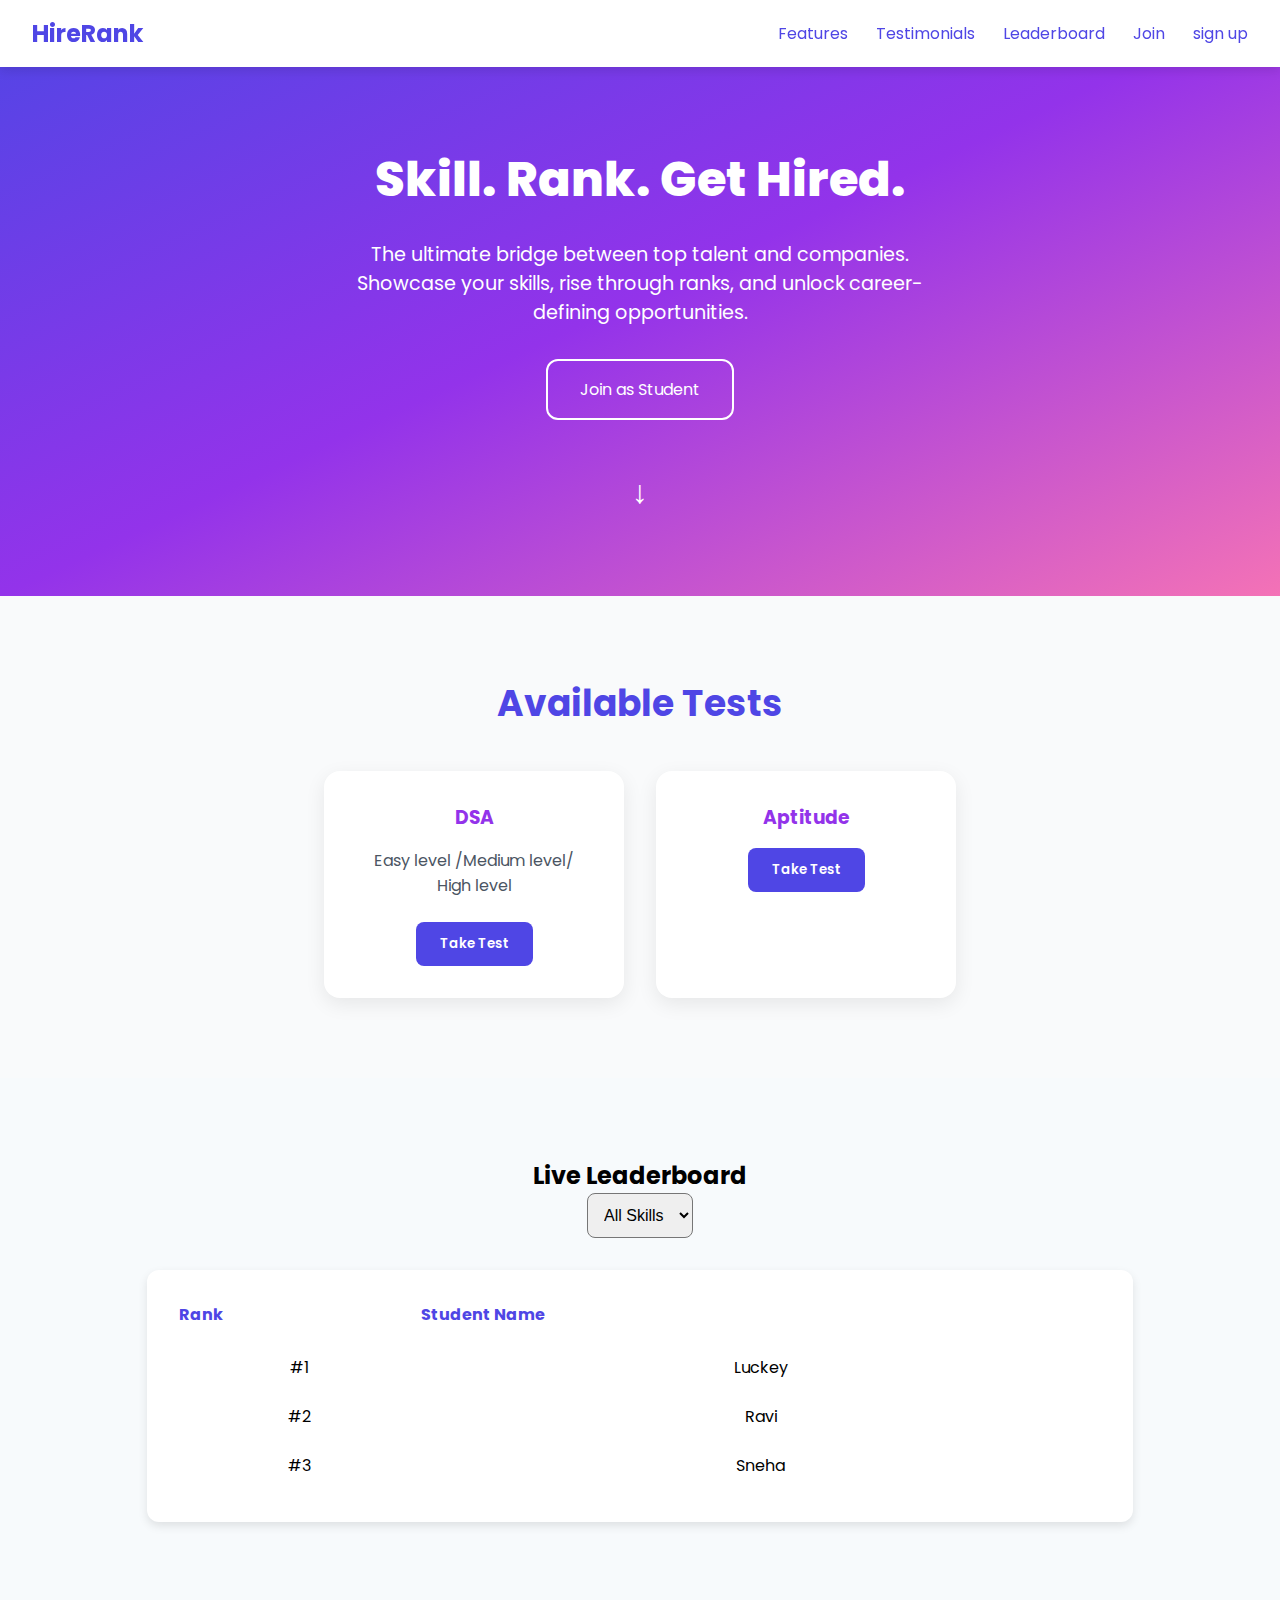
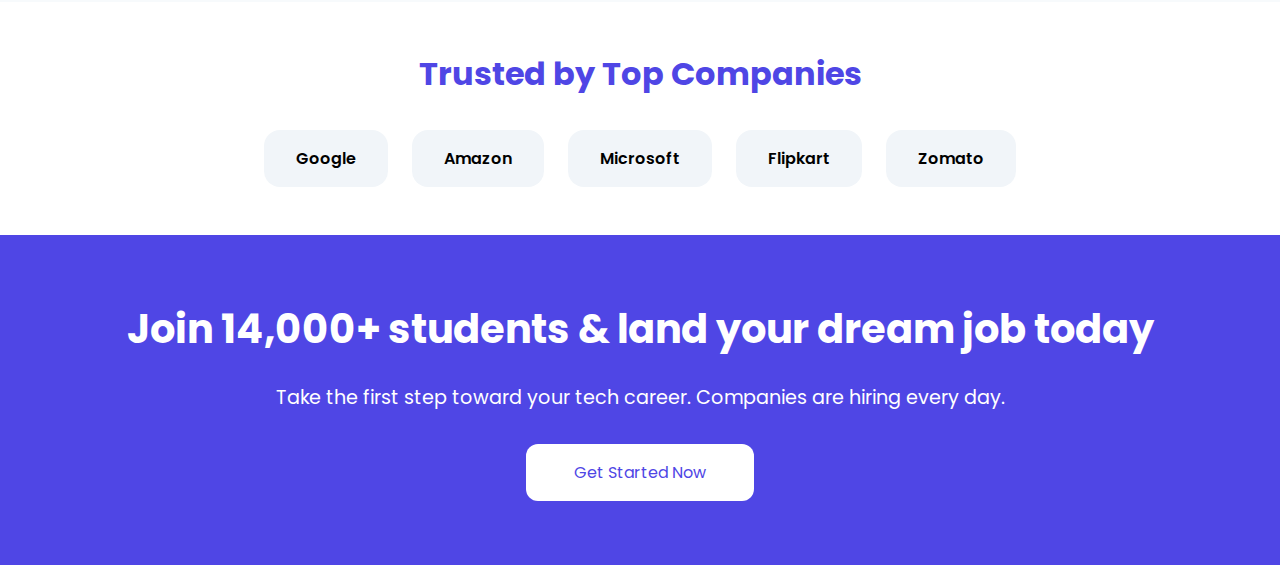
<file: index.html>
<!DOCTYPE html>
 <html lang="en">
 <head>
   <meta charset="UTF-8" />
   <meta name="viewport" content="width=device-width, initial-scale=1.0"/>
   <title>HireRank Landing Page</title>
   <link rel="stylesheet" href="styles.css"/>
   <link href="https://fonts.googleapis.com/css2?family=Poppins:wght@400;600&display=swap" rel="stylesheet">
  
 
 </head>
 <body>
   <header>
     <h1>HireRank</h1>
     <div class="menu">
       <a href="#features">Features</a>
       <a href="#testimonials">Testimonials</a>
       <a href="#leaderboard">Leaderboard</a>
       <a href="login.html">Join</a>
       <a href="signup.html"> sign up</a>
       
     </div>
   </header>
   <section id="hero">
     <h1>Skill. Rank. Get Hired.</h1>
     <p>
       The ultimate bridge between top talent and companies. Showcase your skills,
       rise through ranks, and unlock career-defining opportunities.
     </p>
     <div class="cta-buttons">
       <a href="dashboard.html">
         <button id="Studentbtn">Join as Student</button>
       </a>
     </div>
     <div class="arrow-icon">
       <span>&#8595;</span>
     </div>
   </section>
   <section id="tests">
     <h2>Available Tests</h2>
     <div class="test-cards">
       <div class="test-card">
         <h3>DSA</h3>
         <p>  Easy level /Medium level/ High level </p>
         <button onclick="takeTest('DSA')">Take Test</button>
       </div>
       <div class="test-card">
         <h3>Aptitude</h3>
       
         <button onclick="takeTest('Aptitude')">Take Test</button>
       </div>
     </div>
   </section>
 
   <section id="leaderboard">
     <h2>Live Leaderboard</h2>
     <select id="skillFilter">
       <option value="All">All Skills</option>
       <option value="DSA">DSA</option>
       <option value="Aptitude">Aptitude</option>
       
     </select>
 
     <div class="leaderboard-table">
       <table>
         <thead>
           <tr>
             <th>Rank</th>
             <th>Student Name</th>
           
           </tr>
         </thead>
         <tbody id="leaderboardBody">
           <tr>
             <td>#1</td>
             <td>Luckey</td>
           
           </tr>
           <tr>
             <td>#2</td>
             <td>Ravi</td>
           
           
           </tr>
           <tr>
             <td>#3</td>
             <td>Sneha</td>
           
           </tr>
         </tbody>
       </table>
     </div>
   </section>
 
   <section class="company-names">
     <h2>Trusted by Top Companies</h2>
     <div>
       <div class="company-name">Google</div>
       <div class="company-name">Amazon</div>
       <div class="company-name">Microsoft</div>
       <div class="company-name">Flipkart</div>
       <div class="company-name">Zomato</div>
     </div>
   </section>
 
   <section id="cta">
     <h2>Join 14,000+ students & land your dream job today</h2>
     <p>Take the first step toward your tech career. Companies are hiring every day.</p>
     <a href="signup.html">
   <button class="cta-button">Get Started Now</button>
 </a>
 
   </section>
 
   <script src="script.js"></script>
 </body>
 </html>
</file>
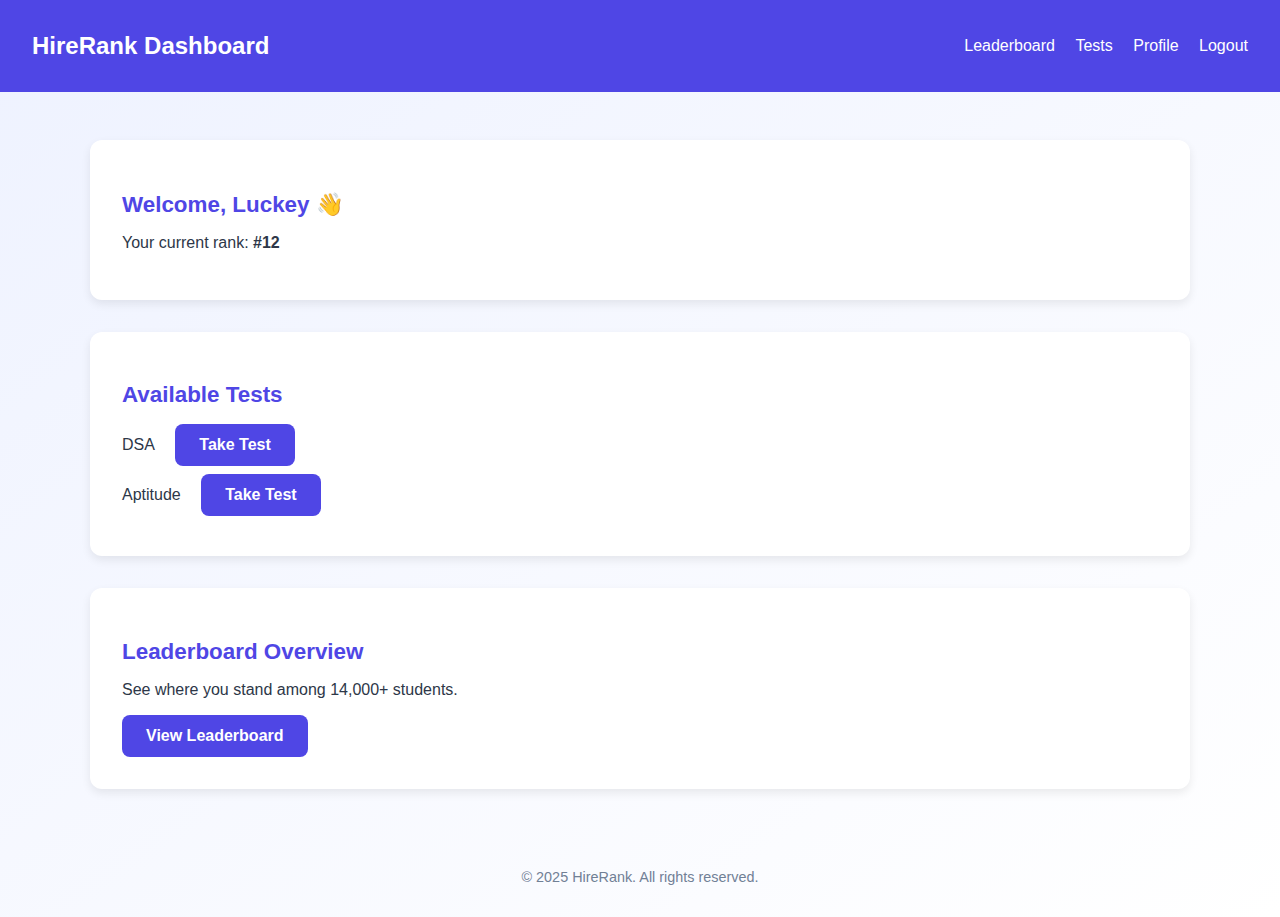
<file: dashboard.html>
<!DOCTYPE html>
 <html lang="en">
 <head>
   <meta charset="UTF-8" />
   <meta name="viewport" content="width=device-width, initial-scale=1.0"/>
   <title>Student Dashboard | HireRank</title>
   <link rel="stylesheet" href="dashboard.css">
 </head>
 <body>
 
   <header>
     <h1>HireRank Dashboard</h1>
     <nav>
       <a href="leaderbard.html">Leaderboard</a>
       <a href="test.html">Tests</a>
       <a href="profile.html">Profile</a>
       <a href="#">Logout</a>
     </nav>
   </header>
 
   <main class="container">
     <section class="card">
       <h2>Welcome, Luckey 👋</h2>
       <p>Your current rank: <strong>#12</strong></p>
       
     </section>
 
     <section class="card">
       <h2>Available Tests</h2>
       <div class="test-item">
         <span>DSA</span>
         <a href="#" class="button" style="margin-left: 1rem;">Take Test</a>
       </div>
       <div class="test-item">
         <span>Aptitude</span>
         <a href="#" class="button" style="margin-left: 1rem;">Take Test</a>
       </div>
     </section>
 
     <section class="card">
       <h2>Leaderboard Overview</h2>
       <p>See where you stand among 14,000+ students.</p>
       <a href="#" class="button">View Leaderboard</a>
     </section>
   </main>
 
   <footer>
     © 2025 HireRank. All rights reserved.
   </footer>
 
 </body>
 </html>
</file>
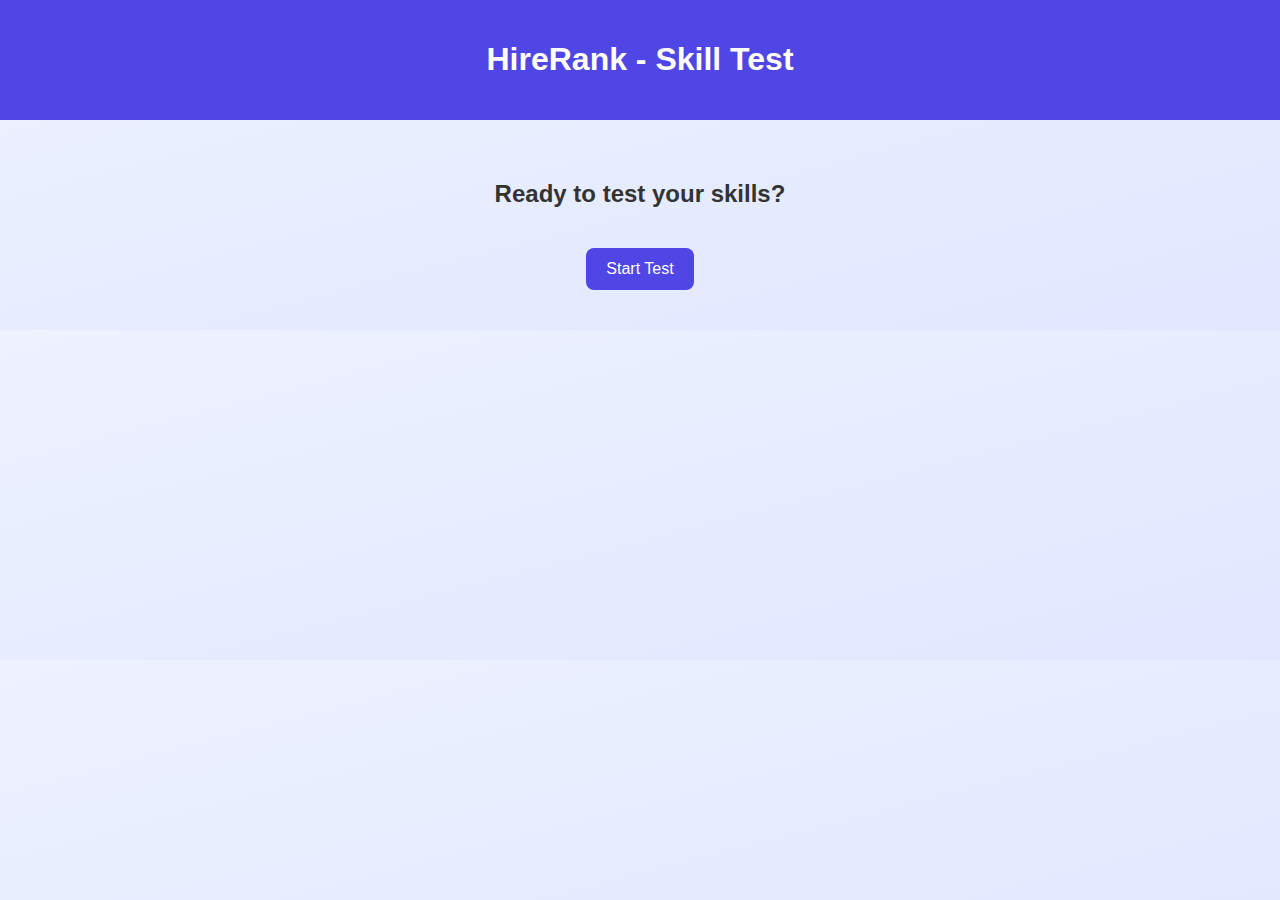
<file: jointest.html>
<!DOCTYPE html>
 <html lang="en">
 <head>
   <meta charset="UTF-8" />
   <meta name="viewport" content="width=device-width, initial-scale=1.0"/>
   <title>Skill Test | HireRank</title>
   <link rel="stylesheet" href="jointest.css" />
 </head>
 <body>
   <header>
     <h1>HireRank - Skill Test</h1>
   </header>
 
   <main>
     <div id="test-container" class="hidden">
       <div id="question-box">
         <h2 id="question-text">Loading question...</h2>
         <ul id="options-list"></ul>
       </div>
       <button id="next-btn">Next</button>
     </div>
 
     <div id="result-container" class="hidden">
       <h2>Test Completed!</h2>
       <p id="score-display"></p>
       <button onclick="location.reload()">Retake Test</button>
     </div>
 
     <div id="start-container">
       <h2>Ready to test your skills?</h2>
       <button id="start-btn">Start Test</button>
     </div>
   </main>
 
   <script src="jointest.js"></script>
 </body>
 </html>
</file>
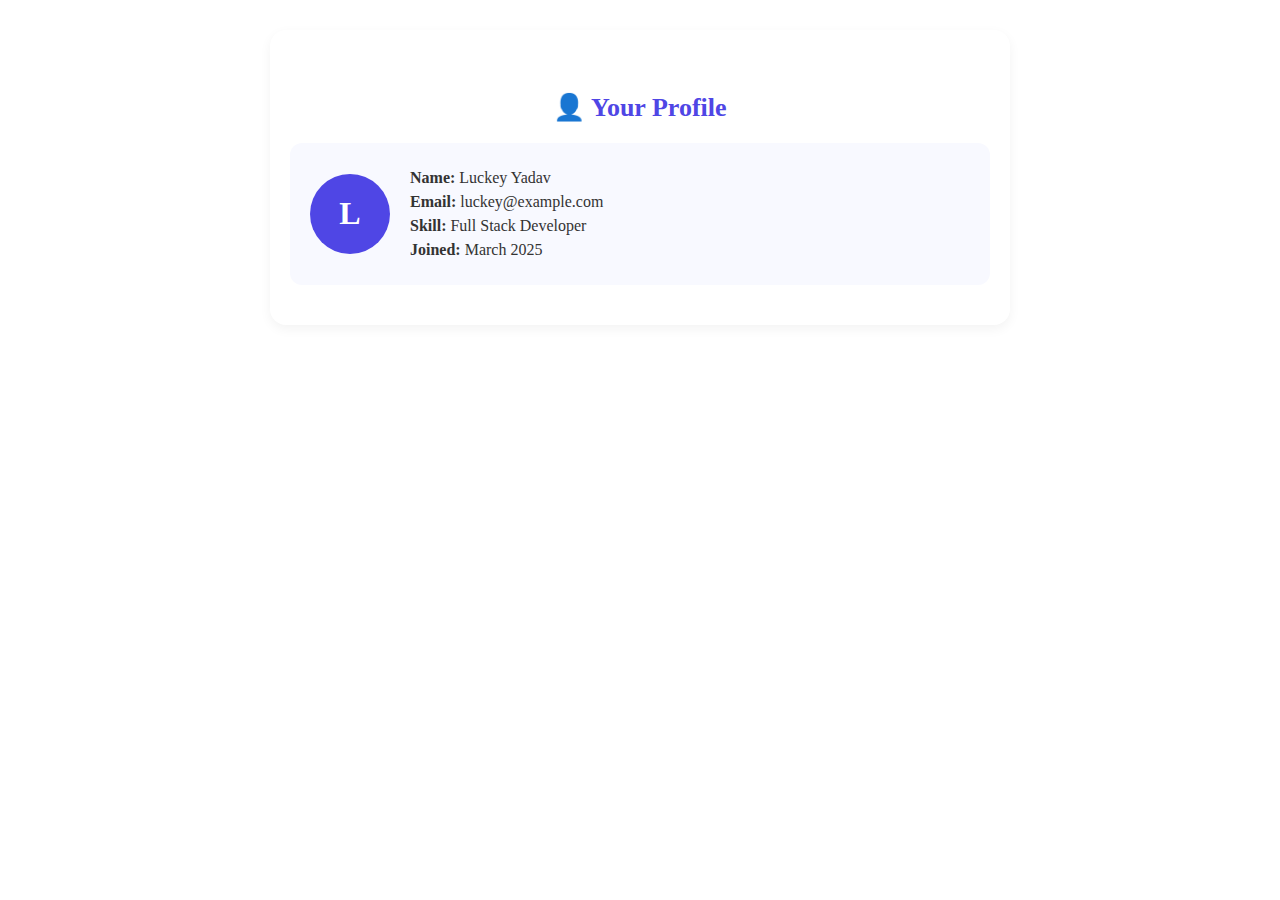
<file: profile.html>
<!DOCTYPE html>
 <html lang="en">
 <head>
     <meta charset="UTF-8">
     <meta name="viewport" content="width=device-width, initial-scale=1.0">
     <title>Document</title>
     <link rel="stylesheet" href="profile.css">
 </head>
 <body>
     <!-- Profile Section -->
 <section class="profile-section">
     <h2>👤 Your Profile</h2>
     <div class="profile-card">
       <div class="avatar">A</div>
       <div class="profile-info">
         <p><strong>Name:</strong> Luckey Yadav</p>
         <p><strong>Email:</strong> luckey@example.com</p>
         <p><strong>Skill:</strong> Full Stack Developer</p>
         <p><strong>Joined:</strong> March 2025</p>
       </div>
     </div>
   </section>
   <script src="profile.js"></script>
 </body>
 </html>
</file>
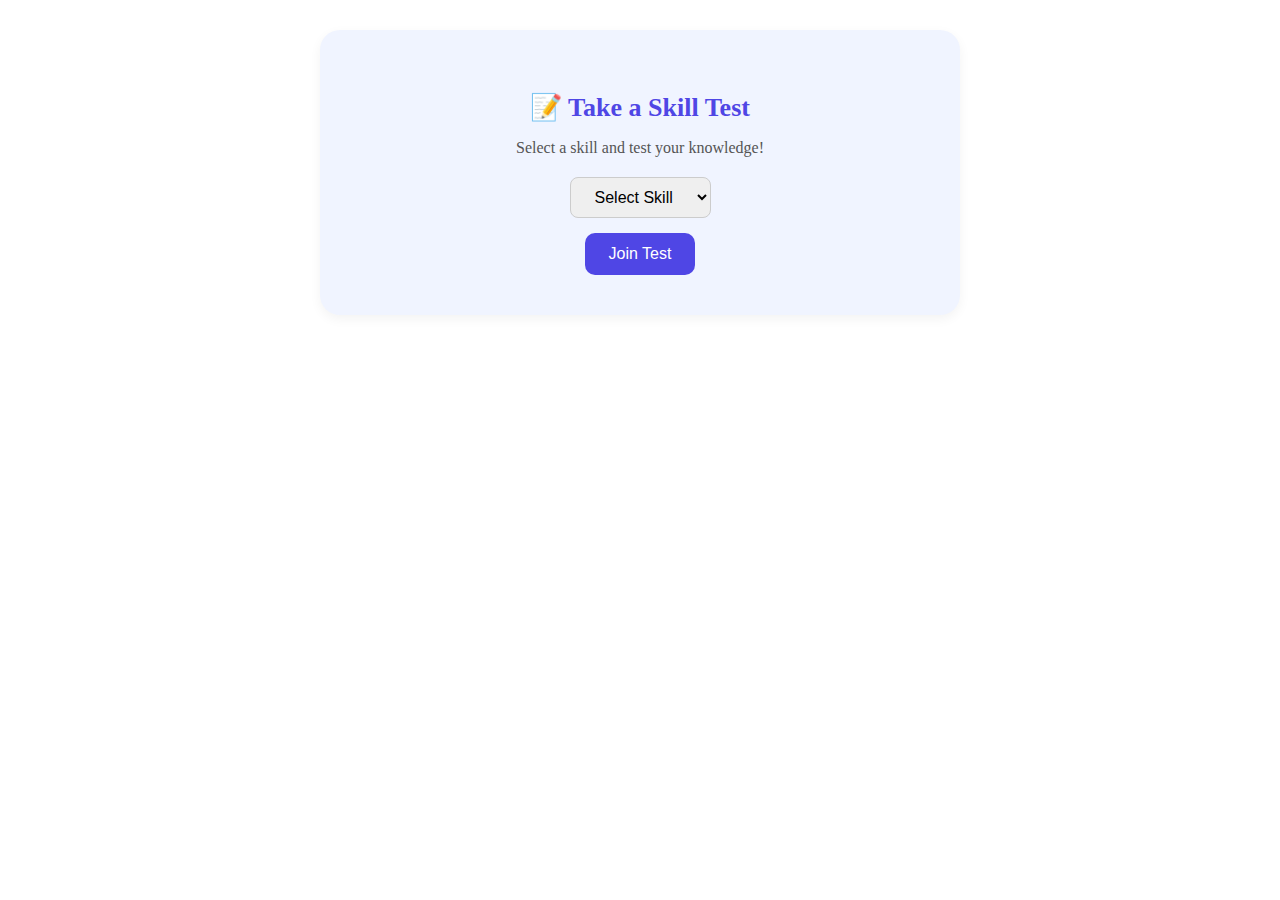
<file: test.html>
<!DOCTYPE html>
 <html lang="en">
 <head>
     <meta charset="UTF-8">
     <meta name="viewport" content="width=device-width, initial-scale=1.0">
     <title>Document</title>
     <link rel="stylesheet" href="test.css">
 
 </head>
 <body>
     <!-- Test Section -->
 <section class="test-section">
     <h2>📝 Take a Skill Test</h2>
     <p>Select a skill and test your knowledge!</p>
     <div class="test-form">
       <select id="skillSelect">
         <option value="">Select Skill</option>
         <option value="DSA">DSA</option>
         <option value="Aptitude">Aptitude</option>
         
       </select>
       <a href="jointest.html"><button>Join Test</button> </a>
     </div>
   </section>
   <script src="test.js"></script> 
 </body>
 </html>
</file>
<file: dashboard.css>
body {
    font-family: 'Inter', sans-serif;
    margin: 0;
    background: linear-gradient(to bottom right, #eef2ff, #ffffff);
    color: #2d3748;
  }
  
  header {
    background-color: #4f46e5;
    color: white;
    padding: 1rem 2rem;
    display: flex;
    justify-content: space-between;
    align-items: center;
  }
  
  header h1 {
    font-size: 1.5rem;
    font-weight: 700;
  }
  
  nav a {
    color: white;
    margin-left: 1rem;
    text-decoration: none;
    font-weight: 500;
  }
  
  nav a:hover {
    text-decoration: underline;
  }
  
  .container {
    max-width: 1100px;
    margin: 3rem auto;
    padding: 0 1.5rem;
  }
  
  .card {
    background: white;
    border-radius: 12px;
    box-shadow: 0 4px 10px rgba(0,0,0,0.08);
    padding: 2rem;
    margin-bottom: 2rem;
    transition: transform 0.3s ease;
  }
  
  .card:hover {
    transform: translateY(-4px);
  }
  
  .card h2 {
    font-size: 1.4rem;
    color: #4f46e5;
    margin-bottom: 1rem;
  }
  
  .button {
    display: inline-block;
    background-color: #4f46e5;
    color: white;
    padding: 0.75rem 1.5rem;
    border: none;
    border-radius: 8px;
    font-size: 1rem;
    font-weight: 600;
    cursor: pointer;
    text-decoration: none;
    transition: background 0.3s ease;
  }
  
  .button:hover {
    background-color: #3730a3;
  }
  
  .test-item {
    margin: 0.5rem 0;
  }
  
  .test-item span {
    font-weight: 500;
  }
  
  footer {
    text-align: center;
    padding: 2rem;
    font-size: 0.9rem;
    color: #718096;
  }
</file>
<file: jointest.css>
body {
    font-family: 'Segoe UI', sans-serif;
    background: linear-gradient(to bottom right, #eef2ff, #e0e7ff);
    color: #333;
    margin: 0;
    padding: 0;
    text-align: center;
  }
  
  header {
    background-color: #4f46e5;
    color: white;
    padding: 20px 0;
  }
  
  main {
    padding: 40px 20px;
  }
  
  .hidden {
    display: none;
  }
  
  #question-box {
    background-color: white;
    padding: 20px;
    margin: 20px auto;
    border-radius: 12px;
    box-shadow: 0 4px 10px rgba(0,0,0,0.1);
    max-width: 600px;
  }
  
  #options-list {
    list-style-type: none;
    padding: 0;
  }
  
  #options-list li {
    background-color: #eef2ff;
    margin: 10px 0;
    padding: 10px;
    border-radius: 8px;
    cursor: pointer;
    transition: background 0.2s ease;
  }
  
  #options-list li:hover {
    background-color: #c7d2fe;
  }
  
  button {
    background-color: #4f46e5;
    color: white;
    border: none;
    padding: 12px 20px;
    border-radius: 8px;
    font-size: 16px;
    cursor: pointer;
    margin-top: 20px;
  }
  
  button:hover {
    background-color: #4338ca;
  }
</file>
<file: profile.css>
.profile-section {
    background: #ffffff;
    padding: 40px 20px;
    max-width: 700px;
    margin: 30px auto;
    border-radius: 16px;
    box-shadow: 0 4px 12px rgba(0,0,0,0.05);
  }
  
  .profile-section h2 {
    font-size: 26px;
    color: #4f46e5;
    margin-bottom: 20px;
    text-align: center;
  }
  
  .profile-card {
    display: flex;
    align-items: center;
    gap: 20px;
    background: #f8f9ff;
    padding: 20px;
    border-radius: 12px;
  }
  
  .avatar {
    width: 80px;
    height: 80px;
    background-color: #4f46e5;
    color: white;
    font-size: 32px;
    display: flex;
    align-items: center;
    justify-content: center;
    border-radius: 50%;
    font-weight: bold;
  }
  
  .profile-info p {
    margin: 6px 0;
    font-size: 16px;
    color: #333;
  }
</file>
<file: test.css>
.test-section {
    background: #f0f4ff;
    padding: 40px 20px;
    border-radius: 20px;
    margin: 30px auto;
    max-width: 600px;
    text-align: center;
    box-shadow: 0 4px 12px rgba(0,0,0,0.05);
  }
  
  .test-section h2 {
    font-size: 26px;
    color: #4f46e5;
    margin-bottom: 10px;
  }
  
  .test-section p {
    font-size: 16px;
    margin-bottom: 20px;
    color: #555;
  }
  
  .test-form {
    display: flex;
    flex-direction: column;
    align-items: center;
    gap: 15px;
  }
  
  .test-form select {
    padding: 10px 20px;
    font-size: 16px;
    border-radius: 8px;
    border: 1px solid #ccc;
  }
  
  .test-form button {
    background-color: #4f46e5;
    color: white;
    border: none;
    padding: 12px 24px;
    border-radius: 10px;
    font-size: 16px;
    cursor: pointer;
    transition: 0.3s ease;
  }
  
  .test-form button:hover {
    background-color: #3730a3;
  }
</file>
<file: styles.css>
/* Reset & Basics */
* {
    margin: 0;
    padding: 0;
    box-sizing: border-box;
  }
  
  body {
    font-family: 'Poppins', sans-serif;
    overflow-x: hidden;
  }
  
  a {
    text-decoration: none;
  }
  
  button {
    cursor: pointer;
    font-family: inherit;
  }
  
  /* Header */
  header {
    position: fixed;
    top: 0;
    width: 100%;
    background: white;
    box-shadow: 0 4px 10px rgba(0, 0, 0, 0.1);
    padding: 1rem 2rem;
    display: flex;
    justify-content: space-between;
    align-items: center;
    z-index: 50;
  }
  
  header h1 {
    font-size: 1.5rem;
    color: #4F46E5;
  }
  
  .menu a {
    margin-left: 1.5rem;
    color: #4F46E5;
    transition: color 0.3s;
  }
  
  .menu a:hover {
    color: #9333EA;
  }
  
  /* Hero */
  #hero {
    background: linear-gradient(to bottom right, #4F46E5, #9333EA, #F472B6);
    padding: 9rem 1.5rem 5rem;
    text-align: center;
    color: white;
  }
  
  #hero h1 {
    font-size: 3rem;
    font-weight: 800;
    margin-bottom: 1.5rem;
  }
  
  #hero p {
    font-size: 1.2rem;
    max-width: 600px;
    margin: 0 auto 2rem;
  }
  
  .cta-buttons {
    display: flex;
    justify-content: center;
    gap: 1.5rem;
  }
  
  .cta-buttons button {
    padding: 1rem 2rem;
    font-size: 1rem;
    border: 2px solid white;
    background: transparent;
    color: white;
    border-radius: 0.75rem;
    transition: 0.3s ease;
  }
  
  .cta-buttons button:hover {
    background: white;
    color: #4F46E5;
    transform: scale(1.05);
  }
  
  .arrow-icon {
    margin-top: 3rem;
    font-size: 2rem;
    animation: bounce 1s infinite;
  }
  
  @keyframes bounce {
    0%, 100% {
      transform: translateY(0);
    }
    50% {
      transform: translateY(-10px);
    }
  }
  
  /* Leaderboard */
  #leaderboard {
    padding: 5rem 1.5rem;
    text-align: center;
    background: #F7FAFC;
  }
  
  #leaderboard select {
    padding: 0.75rem;
    margin-bottom: 2rem;
    border-radius: 0.5rem;
    font-size: 1rem;
  }
  
  .leaderboard-table {
    width: 80%;
    margin: 0 auto;
    background: white;
    padding: 2rem;
    border-radius: 0.75rem;
    box-shadow: 0 4px 10px rgba(0, 0, 0, 0.1);
  }
  
  .leaderboard-table table {
    width: 100%;
    border-collapse: collapse;
  }
  
  .leaderboard-table th {
    color: #4F46E5;
    padding-bottom: 1rem;
    text-align: left;
  }
  
  .leaderboard-table td {
    padding: 0.75rem 0;
  }
  
  .leaderboard-table tr:hover {
    background: #F1F5F9;
  }
  
  /* Company Logos */
  .company-names {
    padding: 3rem 1.5rem;
    text-align: center;
  }
  
  .company-names h2 {
    font-size: 2rem;
    margin-bottom: 2rem;
    color: #4F46E5;
  }
  
  .company-names div {
    display: flex;
    flex-wrap: wrap;
    gap: 1.5rem;
    justify-content: center;
  }
  
  .company-name {
    background: #F1F5F9;
    padding: 1rem 2rem;
    border-radius: 1rem;
    font-weight: 600;
    transition: 0.3s ease;
  }
  
  .company-name:hover {
    transform: scale(1.05);
  }
  
  /* Call to Action */
  #cta {
    background-color: #4F46E5;
    color: white;
    text-align: center;
    padding: 4rem 1.5rem;
  }
  
  #cta h2 {
    font-size: 2.5rem;
    margin-bottom: 1.5rem;
  }
  
  #cta p {
    font-size: 1.2rem;
    margin-bottom: 2rem;
  }
  
  #cta button {
    padding: 1rem 3rem;
    background: white;
    color: #4F46E5;
    border: none;
    border-radius: 0.75rem;
    font-size: 1rem;
    transition: 0.3s;
  }
  
  #cta button:hover {
    background: #E0E7FF;
    transform: scale(1.05);
  }
  #tests {
    padding: 5rem 1.5rem;
    background-color: #F9FAFB;
    text-align: center;
  }
  
  #tests h2 {
    font-size: 2.25rem;
    margin-bottom: 2.5rem;
    color: #4F46E5;
  }
  
  .test-cards {
    display: flex;
    justify-content: center;
    gap: 2rem;
    flex-wrap: wrap;
  }
  
  .test-card {
    background: white;
    border-radius: 1rem;
    padding: 2rem;
    width: 300px;
    box-shadow: 0 6px 20px rgba(0, 0, 0, 0.08);
    transition: transform 0.3s ease;
  }
  
  .test-card:hover {
    transform: translateY(-5px);
  }
  
  .test-card h3 {
    color: #9333EA;
    margin-bottom: 1rem;
  }
  
  .test-card p {
    font-size: 1rem;
    margin-bottom: 1.5rem;
    color: #4B5563;
  }
  
  .test-card button {
    padding: 0.75rem 1.5rem;
    background-color: #4F46E5;
    color: white;
    border: none;
    border-radius: 0.5rem;
    font-weight: 600;
    transition: 0.3s;
  }
  
  .test-card button:hover {
    background-color: #4338CA;
  }
</file>
